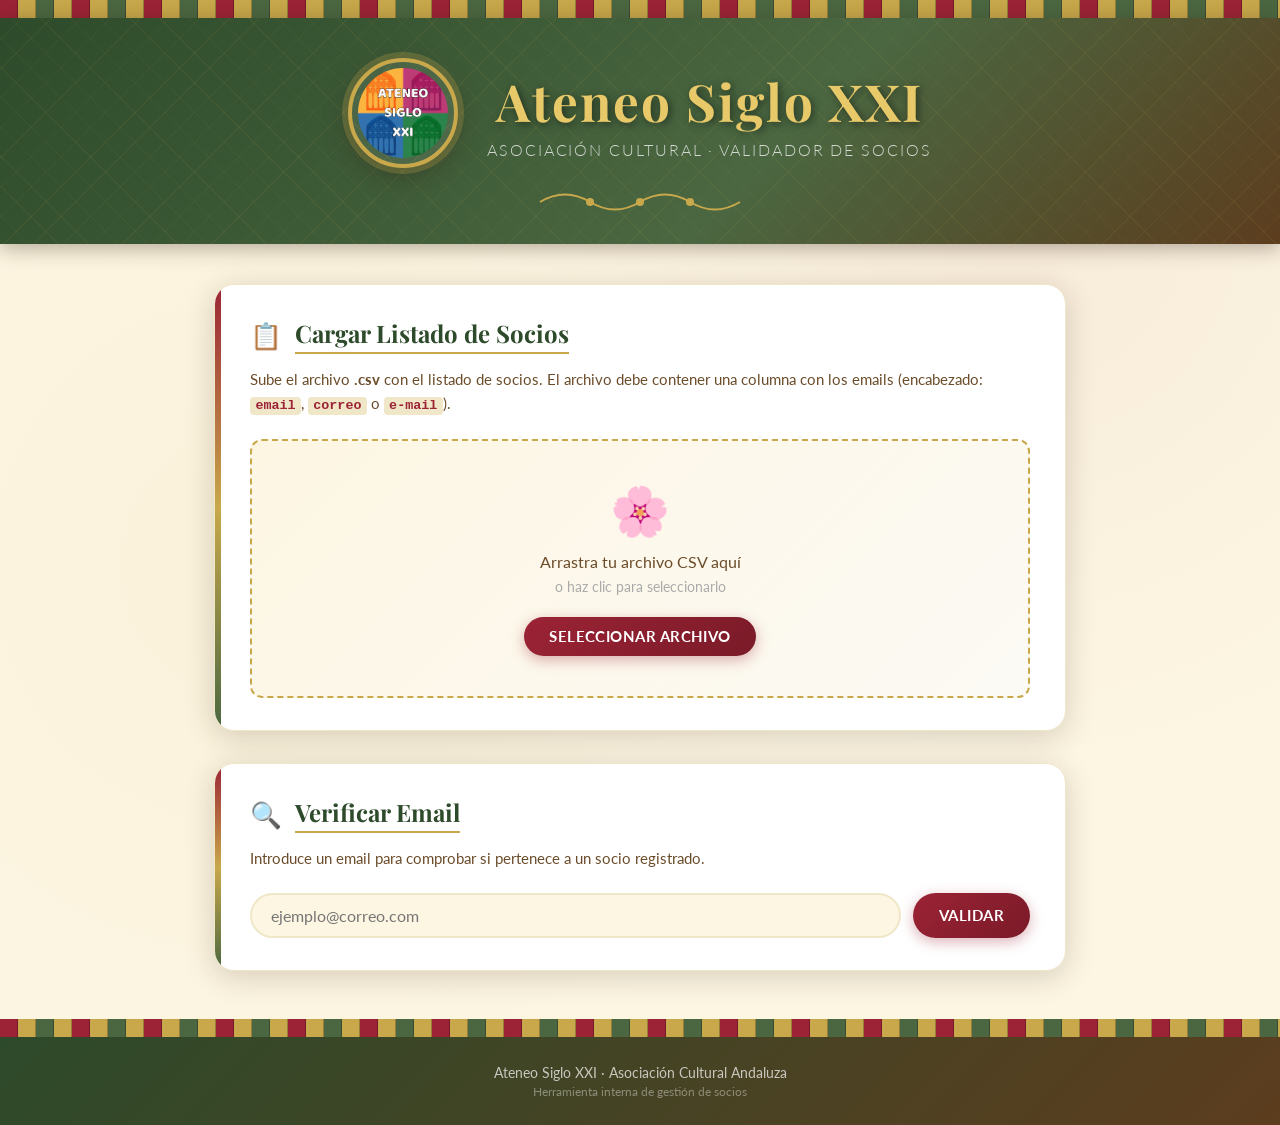
<file: cursor validator/index.html>
<!DOCTYPE html>
<html lang="es">
<head>
  <meta charset="UTF-8" />
  <meta name="viewport" content="width=device-width, initial-scale=1.0" />
  <title>Ateneo Siglo XXI — Validador de Socios</title>
  <link rel="stylesheet" href="styles.css" />
  <link rel="preconnect" href="https://fonts.googleapis.com" />
  <link href="https://fonts.googleapis.com/css2?family=Playfair+Display:ital,wght@0,400;0,700;1,400&family=Lato:wght@300;400;700&display=swap" rel="stylesheet" />
</head>
<body>

  <!-- Decoración superior -->
  <div class="azulejo-band top-band"></div>

  <header class="main-header">
    <div class="header-inner">
      <img src="assets/ateneo_logo.png" alt="Logo Ateneo Siglo XXI" class="logo" />
      <div class="header-text">
        <h1>Ateneo Siglo XXI</h1>
        <p class="subtitle">Asociación Cultural · Validador de Socios</p>
      </div>
    </div>
    <!-- Ornamento floral SVG -->
    <div class="ornament">
      <svg viewBox="0 0 200 30" xmlns="http://www.w3.org/2000/svg">
        <path d="M0,15 Q25,0 50,15 Q75,30 100,15 Q125,0 150,15 Q175,30 200,15" stroke="#c8a84b" stroke-width="2" fill="none"/>
        <circle cx="50" cy="15" r="4" fill="#c8a84b"/>
        <circle cx="100" cy="15" r="4" fill="#c8a84b"/>
        <circle cx="150" cy="15" r="4" fill="#c8a84b"/>
      </svg>
    </div>
  </header>

  <main class="container">

    <!-- Sección de carga CSV -->
    <section class="card upload-card">
      <div class="card-header">
        <span class="card-icon">📋</span>
        <h2>Cargar Listado de Socios</h2>
      </div>
      <p class="card-desc">
        Sube el archivo <strong>.csv</strong> con el listado de socios. El archivo debe contener una columna con los emails
        (encabezado: <code>email</code>, <code>correo</code> o <code>e-mail</code>).
      </p>

      <div class="upload-zone" id="uploadZone">
        <input type="file" id="csvInput" accept=".csv" hidden />
        <div class="upload-icon">🌸</div>
        <p>Arrastra tu archivo CSV aquí<br/><span>o haz clic para seleccionarlo</span></p>
        <button class="btn btn-primary" onclick="document.getElementById('csvInput').click()">
          Seleccionar archivo
        </button>
      </div>

      <div id="fileInfo" class="file-info hidden"></div>
    </section>

    <!-- Sección de búsqueda individual -->
    <section class="card search-card">
      <div class="card-header">
        <span class="card-icon">🔍</span>
        <h2>Verificar Email</h2>
      </div>
      <p class="card-desc">Introduce un email para comprobar si pertenece a un socio registrado.</p>

      <div class="search-row">
        <input
          type="email"
          id="emailInput"
          class="input-email"
          placeholder="ejemplo@correo.com"
          autocomplete="off"
        />
        <button class="btn btn-primary" id="searchBtn" onclick="validateEmail()">
          Validar
        </button>
      </div>

      <div id="searchResult" class="result-box hidden"></div>
    </section>

    <!-- Estadísticas y tabla -->
    <section class="card stats-card hidden" id="statsSection">
      <div class="card-header">
        <span class="card-icon">📊</span>
        <h2>Resumen del Listado</h2>
      </div>

      <div class="stats-grid" id="statsGrid"></div>

      <!-- Filtro de tabla -->
      <div class="table-controls">
        <input type="text" id="tableFilter" class="input-filter" placeholder="Filtrar por email..." oninput="filterTable()" />
        <div class="filter-btns">
          <button class="btn btn-sm btn-valid" onclick="filterByStatus('valid')">✔ Válidos</button>
          <button class="btn btn-sm btn-invalid" onclick="filterByStatus('invalid')">✘ Inválidos</button>
          <button class="btn btn-sm btn-all" onclick="filterByStatus('all')">Todos</button>
        </div>
      </div>

      <div class="table-wrapper">
        <table id="emailTable">
          <thead>
            <tr>
              <th>#</th>
              <th>Email</th>
              <th>Estado</th>
              <th>Motivo</th>
            </tr>
          </thead>
          <tbody id="emailTableBody"></tbody>
        </table>
      </div>

      <div class="export-row">
        <button class="btn btn-export" onclick="exportResults()">⬇ Exportar resultados CSV</button>
      </div>
    </section>

  </main>

  <!-- Decoración inferior -->
  <div class="azulejo-band bottom-band"></div>

  <footer class="main-footer">
    <p>Ateneo Siglo XXI · Asociación Cultural Andaluza</p>
    <p class="footer-sub">Herramienta interna de gestión de socios</p>
  </footer>

  <script src="app.js"></script>
</body>
</html>
</file>
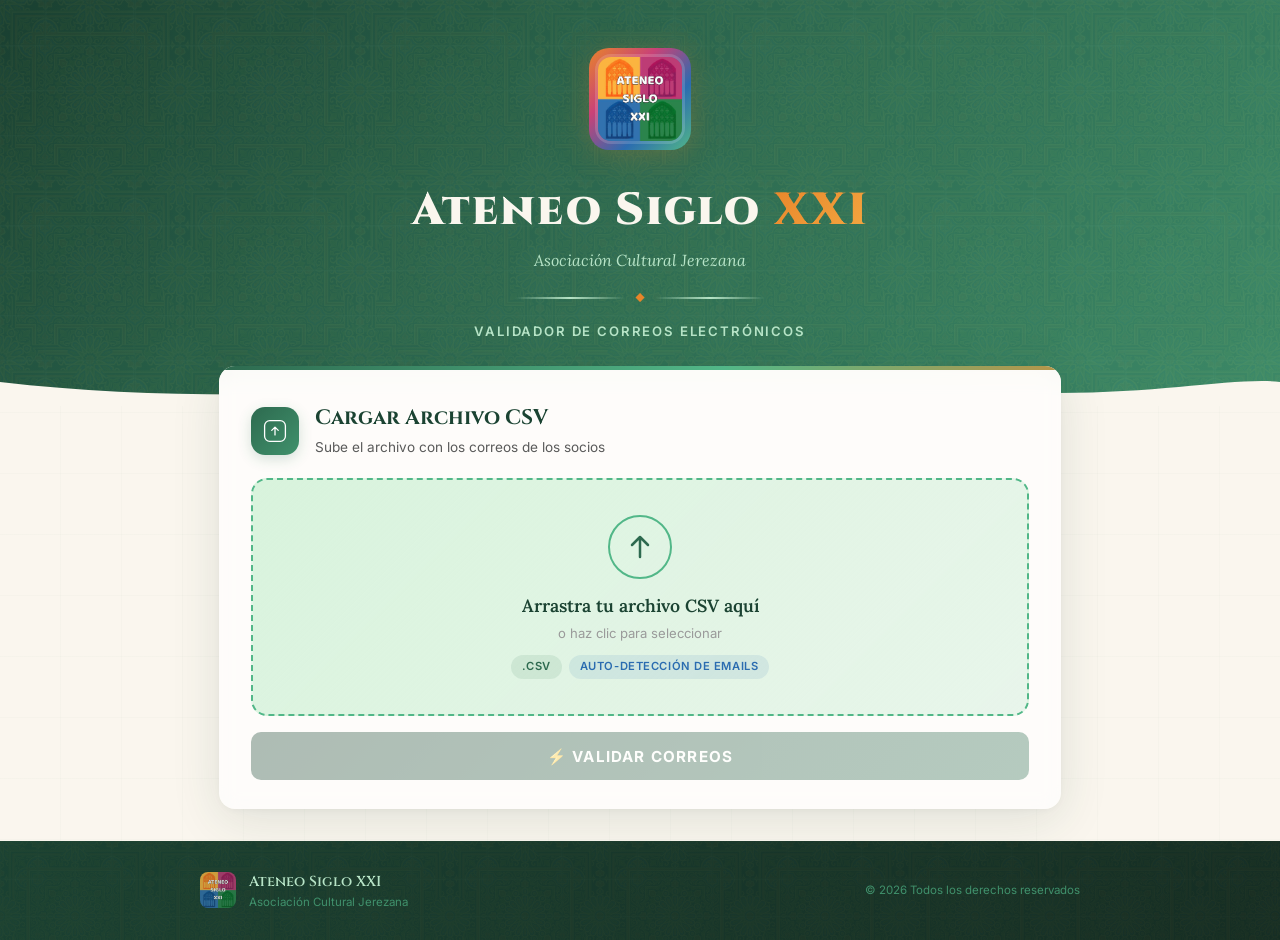
<file: email validator/index.html>
<!DOCTYPE html>
<html lang="es">
<head>
    <meta charset="UTF-8">
    <meta name="viewport" content="width=device-width, initial-scale=1.0">
    <meta name="description" content="Validador de correos electrónicos de socios — Asociación Cultural Ateneo Siglo XXI">
    <title>Ateneo Siglo XXI — Validador de Correos</title>
    <link rel="preconnect" href="https://fonts.googleapis.com">
    <link rel="preconnect" href="https://fonts.gstatic.com" crossorigin>
    <link href="https://fonts.googleapis.com/css2?family=Cinzel:wght@400;600;700;900&family=Lora:ital,wght@0,400;0,600;0,700;1,400&family=Inter:wght@300;400;500;600;700&display=swap" rel="stylesheet">
    <link rel="stylesheet" href="styles.css">
</head>
<body>

    <!-- Animated background pattern -->
    <div class="bg-pattern" aria-hidden="true"></div>
    <div class="bg-glow bg-glow-1" aria-hidden="true"></div>
    <div class="bg-glow bg-glow-2" aria-hidden="true"></div>

    <!-- Header -->
    <header class="header" id="header">
        <div class="header-mosaic" aria-hidden="true"></div>
        <div class="header-inner">
            <div class="logo-ring">
                <img src="assets/ateneo_logo.png" alt="Logo Ateneo Siglo XXI" class="logo">
            </div>
            <h1 class="title">Ateneo Siglo <span class="title-accent">XXI</span></h1>
            <p class="subtitle">Asociación Cultural Jerezana</p>
            <div class="header-rule">
                <span class="rule-wing"></span>
                <span class="rule-diamond">◆</span>
                <span class="rule-wing"></span>
            </div>
            <p class="tagline">Validador de Correos Electrónicos</p>
        </div>
        <svg class="header-wave" viewBox="0 0 1440 80" preserveAspectRatio="none" aria-hidden="true">
            <path d="M0,40 C360,100 720,0 1080,50 C1260,75 1380,30 1440,40 L1440,80 L0,80 Z"/>
        </svg>
    </header>

    <!-- Main -->
    <main class="main">

        <!-- Upload Section -->
        <section class="card upload-card" id="upload-section">
            <div class="card-border-top"></div>
            <div class="card-inner">
                <div class="card-header">
                    <div class="card-icon">
                        <svg viewBox="0 0 40 40" fill="none"><rect x="4" y="4" width="32" height="32" rx="8" stroke="currentColor" stroke-width="2"/><path d="M20 26V14m0 0l-5 5m5-5l5 5" stroke="currentColor" stroke-width="2" stroke-linecap="round" stroke-linejoin="round"/></svg>
                    </div>
                    <div>
                        <h2 class="card-title">Cargar Archivo CSV</h2>
                        <p class="card-desc">Sube el archivo con los correos de los socios</p>
                    </div>
                </div>

                <div class="upload-zone" id="upload-zone">
                    <div class="upload-zone-content">
                        <div class="upload-anim">
                            <div class="upload-circle"></div>
                            <svg class="upload-arrow" viewBox="0 0 48 48" fill="none" stroke="currentColor" stroke-width="2.5">
                                <path d="M24 34V14M24 14L16 22M24 14L32 22" stroke-linecap="round" stroke-linejoin="round"/>
                            </svg>
                        </div>
                        <p class="upload-text">Arrastra tu archivo CSV aquí</p>
                        <p class="upload-sub">o haz clic para seleccionar</p>
                        <div class="upload-chips">
                            <span class="chip">.csv</span>
                            <span class="chip chip-alt">Auto-detección de emails</span>
                        </div>
                    </div>
                    <input type="file" id="csv-input" accept=".csv" class="file-input-hidden">
                </div>

                <div class="file-info hidden" id="file-info">
                    <div class="file-info-badge">📄</div>
                    <div class="file-info-text">
                        <span class="file-name" id="file-name"></span>
                        <span class="file-size" id="file-size"></span>
                    </div>
                    <button class="btn-x" id="btn-remove-file">✕</button>
                </div>

                <button class="btn-primary" id="btn-validate" disabled>
                    <span class="btn-glow"></span>
                    <span class="btn-content">⚡ Validar Correos</span>
                </button>
            </div>
        </section>

        <!-- Loading -->
        <div class="loading-overlay hidden" id="loading">
            <div class="loading-box">
                <div class="loader">
                    <div class="loader-ring"></div>
                    <div class="loader-ring r2"></div>
                    <div class="loader-dot">◆</div>
                </div>
                <p class="loading-text">Validando correos electrónicos...</p>
                <div class="progress-track"><div class="progress-bar" id="progress-bar"></div></div>
            </div>
        </div>

        <!-- Results -->
        <section class="results-section hidden" id="results-section">

            <div class="stats-row">
                <div class="stat-card st-total">
                    <div class="stat-icon">📊</div>
                    <div class="stat-num" id="total-count">0</div>
                    <div class="stat-label">Total</div>
                </div>
                <div class="stat-card st-valid">
                    <div class="stat-icon">✅</div>
                    <div class="stat-num" id="valid-count">0</div>
                    <div class="stat-label">Válidos</div>
                </div>
                <div class="stat-card st-invalid">
                    <div class="stat-icon">❌</div>
                    <div class="stat-num" id="invalid-count">0</div>
                    <div class="stat-label">Inválidos</div>
                </div>
                <div class="stat-card st-dup">
                    <div class="stat-icon">🔁</div>
                    <div class="stat-num" id="duplicate-count">0</div>
                    <div class="stat-label">Duplicados</div>
                </div>
            </div>

            <div class="tabs" id="filter-tabs">
                <button class="tab active" data-filter="all" id="tab-all">Todos <span class="tab-badge" id="tab-count-all">0</span></button>
                <button class="tab" data-filter="valid" id="tab-valid">Válidos <span class="tab-badge" id="tab-count-valid">0</span></button>
                <button class="tab" data-filter="invalid" id="tab-invalid">Inválidos <span class="tab-badge" id="tab-count-invalid">0</span></button>
                <button class="tab" data-filter="duplicate" id="tab-duplicate">Duplicados <span class="tab-badge" id="tab-count-duplicate">0</span></button>
            </div>

            <div class="search-bar">
                <span class="search-icon">🔍</span>
                <input type="text" id="search-input" class="search-input" placeholder="Buscar correo electrónico...">
            </div>

            <div class="table-card">
                <table class="results-table" id="results-table">
                    <thead><tr><th>#</th><th>Correo Electrónico</th><th>Estado</th><th>Motivo</th></tr></thead>
                    <tbody id="results-body"></tbody>
                </table>
                <div class="no-results hidden" id="no-results">
                    <span>🔎</span><p>No se encontraron resultados</p>
                </div>
            </div>

            <div class="export-row">
                <button class="btn-export" id="btn-export-all"><span>📥</span> Exportar Todos</button>
                <button class="btn-export" id="btn-export-valid"><span>✅</span> Exportar Válidos</button>
                <button class="btn-export" id="btn-export-invalid"><span>❌</span> Exportar Inválidos</button>
                <button class="btn-new" id="btn-new-validation"><span>🔄</span> Nueva Validación</button>
            </div>
        </section>
    </main>

    <!-- Footer -->
    <footer class="footer">
        <div class="footer-mosaic" aria-hidden="true"></div>
        <div class="footer-inner">
            <div class="footer-brand">
                <img src="assets/ateneo_logo.png" alt="" class="footer-logo">
                <div>
                    <p class="footer-name">Ateneo Siglo XXI</p>
                    <p class="footer-sub">Asociación Cultural Jerezana</p>
                </div>
            </div>
            <p class="footer-copy">© 2026 Todos los derechos reservados</p>
        </div>
    </footer>

    <script src="app.js"></script>
</body>
</html>
</file>
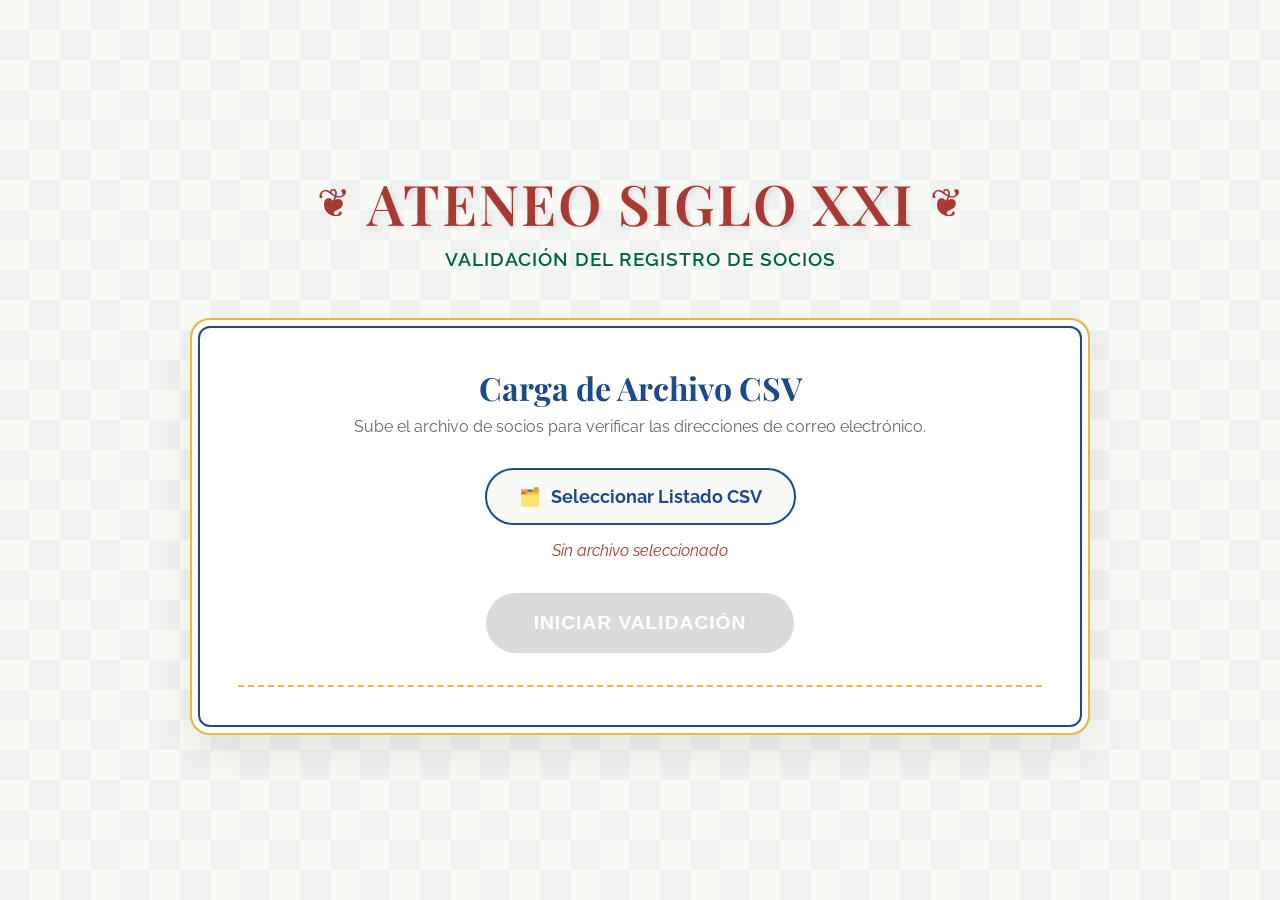
<file: visual studio code/index.html>
<!DOCTYPE html>
<html lang="es">
<head>
    <meta charset="UTF-8">
    <meta name="viewport" content="width=device-width, initial-scale=1.0">
    <title>Validación de Socios | Ateneo Siglo XXI</title>
    <link rel="stylesheet" href="styles.css">
    <link href="https://fonts.googleapis.com/css2?family=Playfair+Display:ital,wght@0,600;1,600&family=Raleway:wght@400;600&display=swap" rel="stylesheet">
</head>
<body>
    <div class="overlay-pattern"></div>
    
    <div class="container">
        <header class="header">
            <div class="logo-box">
                <span class="ornament left">❦</span>
                <h1>Ateneo Siglo XXI</h1>
                <span class="ornament right">❦</span>
            </div>
            <p class="subtitle">Validación del Registro de Socios</p>
        </header>
        
        <main class="glass-card">
            <section class="upload-section">
                <h2>Carga de Archivo CSV</h2>
                <p>Sube el archivo de socios para verificar las direcciones de correo electrónico.</p>
                
                <div class="file-input-wrapper">
                    <label for="csvFileInput" class="btn-file">
                        <span class="icon">🗂️</span> Seleccionar Listado CSV
                    </label>
                    <input type="file" id="csvFileInput" accept=".csv" />
                </div>
                <div id="fileName" class="file-name">Sin archivo seleccionado</div>
                
                <button id="validateBtn" class="btn-primary" disabled>Iniciar Validación</button>
            </section>

            <section id="results" class="results-section hidden">
                <div class="stats-grid">
                    <div class="stat-card valid">
                        <h3>Válidos</h3>
                        <span id="validCount" class="count">0</span>
                    </div>
                    <div class="stat-card invalid">
                        <h3>Inválidos</h3>
                        <span id="invalidCount" class="count">0</span>
                    </div>
                    <div class="stat-card total">
                        <h3>Total Analizados</h3>
                        <span id="totalCount" class="count">0</span>
                    </div>
                </div>

                <div class="error-log">
                    <h3>Registro de Correos Incorrectos</h3>
                    <ul id="invalidList"></ul>
                </div>
            </section>
        </main>
    </div>

    <script src="app.js"></script>
</body>
</html>
</file>
<file: cursor validator/styles.css>
/* ============================================================
   ATENEO SIGLO XXI — Validador de Socios
   Temática andaluza tradicional
   ============================================================ */

:root {
  --verde-oliva:    #4a6741;
  --verde-oscuro:   #2d4a2a;
  --dorado:         #c8a84b;
  --dorado-claro:   #e8c96a;
  --rojo-andaluz:   #9b2335;
  --rojo-claro:     #c0392b;
  --crema:          #fdf6e3;
  --crema-oscuro:   #f0e6c8;
  --marron:         #5c3d1e;
  --blanco:         #ffffff;
  --texto:          #2c1a0e;
  --texto-suave:    #6b4c2a;
  --sombra:         rgba(44, 26, 14, 0.18);
  --sombra-fuerte:  rgba(44, 26, 14, 0.35);
  --radio:          12px;
  --radio-grande:   20px;
}

/* ── Reset & Base ── */
*, *::before, *::after { box-sizing: border-box; margin: 0; padding: 0; }

html { scroll-behavior: smooth; }

body {
  font-family: 'Lato', sans-serif;
  background-color: var(--crema);
  color: var(--texto);
  min-height: 100vh;
  background-image:
    radial-gradient(circle at 20% 50%, rgba(200, 168, 75, 0.06) 0%, transparent 50%),
    radial-gradient(circle at 80% 20%, rgba(155, 35, 53, 0.05) 0%, transparent 40%);
}

/* ── Banda de azulejos ── */
.azulejo-band {
  height: 18px;
  background:
    repeating-linear-gradient(
      90deg,
      var(--rojo-andaluz)   0px,   var(--rojo-andaluz)   18px,
      var(--dorado)         18px,  var(--dorado)          36px,
      var(--verde-oliva)    36px,  var(--verde-oliva)     54px,
      var(--dorado)         54px,  var(--dorado)          72px
    );
  position: relative;
}

.azulejo-band::after {
  content: '';
  position: absolute;
  inset: 0;
  background: repeating-linear-gradient(
    90deg,
    transparent 0px, transparent 17px,
    rgba(0,0,0,0.25) 17px, rgba(0,0,0,0.25) 18px
  );
}

/* ── Header ── */
.main-header {
  background: linear-gradient(135deg, var(--verde-oscuro) 0%, var(--verde-oliva) 60%, var(--marron) 100%);
  padding: 2.5rem 2rem 1.5rem;
  text-align: center;
  position: relative;
  overflow: hidden;
  box-shadow: 0 4px 20px var(--sombra-fuerte);
}

/* Patrón geométrico de fondo en el header */
.main-header::before {
  content: '';
  position: absolute;
  inset: 0;
  background-image:
    repeating-linear-gradient(45deg,  transparent, transparent 20px, rgba(200,168,75,0.07) 20px, rgba(200,168,75,0.07) 21px),
    repeating-linear-gradient(-45deg, transparent, transparent 20px, rgba(200,168,75,0.07) 20px, rgba(200,168,75,0.07) 21px);
  pointer-events: none;
}

.header-inner {
  display: flex;
  align-items: center;
  justify-content: center;
  gap: 1.8rem;
  position: relative;
  z-index: 1;
  flex-wrap: wrap;
}

.logo {
  width: 110px;
  height: 110px;
  object-fit: contain;
  border-radius: 50%;
  border: 4px solid var(--dorado);
  background: rgba(255,255,255,0.08);
  padding: 6px;
  box-shadow: 0 0 0 6px rgba(200,168,75,0.25), 0 8px 24px var(--sombra-fuerte);
  transition: transform 0.3s ease;
}

.logo:hover { transform: scale(1.05) rotate(2deg); }

.header-text h1 {
  font-family: 'Playfair Display', serif;
  font-size: clamp(2rem, 5vw, 3.2rem);
  color: var(--dorado-claro);
  text-shadow: 2px 2px 8px rgba(0,0,0,0.5);
  letter-spacing: 0.04em;
}

.header-text .subtitle {
  font-size: 1rem;
  color: rgba(255,255,255,0.75);
  letter-spacing: 0.12em;
  text-transform: uppercase;
  margin-top: 0.3rem;
  font-weight: 300;
}

.ornament {
  margin-top: 1.2rem;
  position: relative;
  z-index: 1;
}

.ornament svg { width: 220px; height: 30px; }

/* ── Contenedor principal ── */
.container {
  max-width: 900px;
  margin: 0 auto;
  padding: 2.5rem 1.5rem 3rem;
  display: flex;
  flex-direction: column;
  gap: 2rem;
}

/* ── Cards ── */
.card {
  background: var(--blanco);
  border-radius: var(--radio-grande);
  padding: 2rem 2.2rem;
  box-shadow: 0 6px 30px var(--sombra);
  border: 1px solid var(--crema-oscuro);
  position: relative;
  overflow: hidden;
}

/* Franja decorativa lateral izquierda */
.card::before {
  content: '';
  position: absolute;
  left: 0; top: 0; bottom: 0;
  width: 6px;
  background: linear-gradient(180deg, var(--rojo-andaluz), var(--dorado), var(--verde-oliva));
  border-radius: var(--radio-grande) 0 0 var(--radio-grande);
}

.card-header {
  display: flex;
  align-items: center;
  gap: 0.8rem;
  margin-bottom: 0.8rem;
}

.card-icon { font-size: 1.6rem; }

.card-header h2 {
  font-family: 'Playfair Display', serif;
  font-size: 1.5rem;
  color: var(--verde-oscuro);
  border-bottom: 2px solid var(--dorado);
  padding-bottom: 0.2rem;
}

.card-desc {
  color: var(--texto-suave);
  font-size: 0.95rem;
  line-height: 1.6;
  margin-bottom: 1.4rem;
}

.card-desc code {
  background: var(--crema-oscuro);
  padding: 0.1em 0.4em;
  border-radius: 4px;
  font-size: 0.88em;
  color: var(--rojo-andaluz);
  font-weight: 700;
}

/* ── Zona de carga ── */
.upload-zone {
  border: 2.5px dashed var(--dorado);
  border-radius: var(--radio);
  padding: 2.5rem 1.5rem;
  text-align: center;
  background: linear-gradient(135deg, var(--crema) 0%, rgba(200,168,75,0.06) 100%);
  cursor: pointer;
  transition: all 0.25s ease;
}

.upload-zone:hover,
.upload-zone.drag-over {
  border-color: var(--rojo-andaluz);
  background: linear-gradient(135deg, rgba(155,35,53,0.04) 0%, rgba(200,168,75,0.1) 100%);
  transform: translateY(-2px);
  box-shadow: 0 8px 24px rgba(155,35,53,0.12);
}

.upload-icon { font-size: 3rem; margin-bottom: 0.6rem; }

.upload-zone p {
  color: var(--texto-suave);
  font-size: 1rem;
  margin-bottom: 1.2rem;
  line-height: 1.5;
}

.upload-zone p span {
  font-size: 0.88rem;
  color: #aaa;
}

/* ── Botones ── */
.btn {
  display: inline-flex;
  align-items: center;
  gap: 0.4rem;
  padding: 0.65rem 1.6rem;
  border: none;
  border-radius: 50px;
  font-family: 'Lato', sans-serif;
  font-size: 0.95rem;
  font-weight: 700;
  cursor: pointer;
  transition: all 0.22s ease;
  letter-spacing: 0.03em;
  text-transform: uppercase;
}

.btn-primary {
  background: linear-gradient(135deg, var(--rojo-andaluz), #7a1a28);
  color: var(--blanco);
  box-shadow: 0 4px 14px rgba(155,35,53,0.35);
}

.btn-primary:hover {
  background: linear-gradient(135deg, #b52a3d, var(--rojo-andaluz));
  transform: translateY(-2px);
  box-shadow: 0 6px 20px rgba(155,35,53,0.45);
}

.btn-primary:active { transform: translateY(0); }

.btn-export {
  background: linear-gradient(135deg, var(--verde-oliva), var(--verde-oscuro));
  color: var(--blanco);
  box-shadow: 0 4px 14px rgba(74,103,65,0.35);
}

.btn-export:hover {
  background: linear-gradient(135deg, #5a7a50, var(--verde-oliva));
  transform: translateY(-2px);
}

.btn-sm {
  padding: 0.4rem 1rem;
  font-size: 0.82rem;
}

.btn-valid   { background: #27ae60; color: #fff; }
.btn-invalid { background: var(--rojo-claro); color: #fff; }
.btn-all     { background: var(--dorado); color: var(--texto); }

.btn-valid:hover   { background: #219a52; transform: translateY(-1px); }
.btn-invalid:hover { background: #a93226; transform: translateY(-1px); }
.btn-all:hover     { background: var(--dorado-claro); transform: translateY(-1px); }

/* ── Info del archivo cargado ── */
.file-info {
  margin-top: 1rem;
  padding: 0.8rem 1.2rem;
  background: linear-gradient(90deg, rgba(74,103,65,0.1), rgba(200,168,75,0.1));
  border-left: 4px solid var(--verde-oliva);
  border-radius: 0 var(--radio) var(--radio) 0;
  font-size: 0.92rem;
  color: var(--verde-oscuro);
  font-weight: 600;
}

/* ── Búsqueda ── */
.search-row {
  display: flex;
  gap: 0.8rem;
  flex-wrap: wrap;
}

.input-email {
  flex: 1;
  min-width: 220px;
  padding: 0.7rem 1.2rem;
  border: 2px solid var(--crema-oscuro);
  border-radius: 50px;
  font-size: 1rem;
  font-family: 'Lato', sans-serif;
  color: var(--texto);
  background: var(--crema);
  transition: border-color 0.2s, box-shadow 0.2s;
  outline: none;
}

.input-email:focus {
  border-color: var(--dorado);
  box-shadow: 0 0 0 3px rgba(200,168,75,0.2);
}

/* ── Resultado de búsqueda ── */
.result-box {
  margin-top: 1.2rem;
  padding: 1.2rem 1.5rem;
  border-radius: var(--radio);
  font-size: 1rem;
  font-weight: 600;
  display: flex;
  align-items: center;
  gap: 0.8rem;
  animation: fadeIn 0.3s ease;
}

.result-box.found {
  background: linear-gradient(90deg, rgba(39,174,96,0.12), rgba(39,174,96,0.05));
  border: 2px solid #27ae60;
  color: #1a7a42;
}

.result-box.not-found {
  background: linear-gradient(90deg, rgba(155,35,53,0.1), rgba(155,35,53,0.04));
  border: 2px solid var(--rojo-andaluz);
  color: var(--rojo-andaluz);
}

.result-box.warning {
  background: linear-gradient(90deg, rgba(200,168,75,0.15), rgba(200,168,75,0.05));
  border: 2px solid var(--dorado);
  color: #7a5a10;
}

.result-icon { font-size: 1.6rem; }

/* ── Estadísticas ── */
.stats-grid {
  display: grid;
  grid-template-columns: repeat(auto-fit, minmax(150px, 1fr));
  gap: 1rem;
  margin-bottom: 1.8rem;
}

.stat-item {
  background: linear-gradient(135deg, var(--crema), var(--crema-oscuro));
  border-radius: var(--radio);
  padding: 1.2rem;
  text-align: center;
  border: 1px solid var(--crema-oscuro);
  box-shadow: 0 2px 8px var(--sombra);
  transition: transform 0.2s;
}

.stat-item:hover { transform: translateY(-3px); }

.stat-item .stat-num {
  font-family: 'Playfair Display', serif;
  font-size: 2.2rem;
  font-weight: 700;
  line-height: 1;
  margin-bottom: 0.3rem;
}

.stat-item .stat-label {
  font-size: 0.8rem;
  text-transform: uppercase;
  letter-spacing: 0.08em;
  color: var(--texto-suave);
  font-weight: 700;
}

.stat-total  .stat-num { color: var(--verde-oscuro); }
.stat-valid  .stat-num { color: #27ae60; }
.stat-invalid .stat-num { color: var(--rojo-andaluz); }
.stat-dupes  .stat-num { color: var(--dorado); }

/* ── Controles de tabla ── */
.table-controls {
  display: flex;
  gap: 0.8rem;
  flex-wrap: wrap;
  align-items: center;
  margin-bottom: 1rem;
}

.input-filter {
  flex: 1;
  min-width: 200px;
  padding: 0.55rem 1rem;
  border: 2px solid var(--crema-oscuro);
  border-radius: 50px;
  font-size: 0.92rem;
  font-family: 'Lato', sans-serif;
  background: var(--crema);
  outline: none;
  transition: border-color 0.2s;
}

.input-filter:focus { border-color: var(--dorado); }

.filter-btns { display: flex; gap: 0.5rem; flex-wrap: wrap; }

/* ── Tabla ── */
.table-wrapper {
  overflow-x: auto;
  border-radius: var(--radio);
  box-shadow: 0 2px 12px var(--sombra);
  border: 1px solid var(--crema-oscuro);
}

table {
  width: 100%;
  border-collapse: collapse;
  font-size: 0.92rem;
}

thead {
  background: linear-gradient(135deg, var(--verde-oscuro), var(--verde-oliva));
  color: var(--dorado-claro);
}

thead th {
  padding: 0.9rem 1rem;
  text-align: left;
  font-family: 'Playfair Display', serif;
  font-size: 0.95rem;
  letter-spacing: 0.04em;
  white-space: nowrap;
}

tbody tr {
  border-bottom: 1px solid var(--crema-oscuro);
  transition: background 0.15s;
}

tbody tr:nth-child(even) { background: rgba(200,168,75,0.04); }
tbody tr:hover           { background: rgba(200,168,75,0.1); }

tbody td {
  padding: 0.75rem 1rem;
  vertical-align: middle;
}

tbody td:first-child {
  color: var(--texto-suave);
  font-size: 0.82rem;
  font-weight: 700;
}

.badge {
  display: inline-flex;
  align-items: center;
  gap: 0.3rem;
  padding: 0.25em 0.75em;
  border-radius: 50px;
  font-size: 0.8rem;
  font-weight: 700;
  text-transform: uppercase;
  letter-spacing: 0.05em;
}

.badge-valid   { background: rgba(39,174,96,0.15);  color: #1a7a42; border: 1px solid #27ae60; }
.badge-invalid { background: rgba(155,35,53,0.12);  color: var(--rojo-andaluz); border: 1px solid var(--rojo-andaluz); }
.badge-dupe    { background: rgba(200,168,75,0.2);  color: #7a5a10; border: 1px solid var(--dorado); }

.reason-text { color: var(--texto-suave); font-size: 0.85rem; font-style: italic; }

/* ── Exportar ── */
.export-row {
  margin-top: 1.4rem;
  text-align: right;
}

/* ── Footer ── */
.main-footer {
  background: linear-gradient(135deg, var(--verde-oscuro), var(--marron));
  color: rgba(255,255,255,0.7);
  text-align: center;
  padding: 1.5rem 1rem;
  font-size: 0.88rem;
}

.main-footer p { margin: 0.2rem 0; }
.footer-sub { font-size: 0.78rem; opacity: 0.55; }

/* ── Utilidades ── */
.hidden { display: none !important; }

@keyframes fadeIn {
  from { opacity: 0; transform: translateY(6px); }
  to   { opacity: 1; transform: translateY(0); }
}

/* ── Responsive ── */
@media (max-width: 600px) {
  .header-inner { flex-direction: column; gap: 1rem; }
  .logo { width: 80px; height: 80px; }
  .card { padding: 1.4rem 1.2rem; }
  .search-row { flex-direction: column; }
  .input-email, .btn-primary { width: 100%; justify-content: center; }
  .export-row { text-align: center; }
}
</file>
<file: email validator/styles.css>
:root {
    --ivory: #FAF6EE; --ivory-d: #EDE6D6; --ivory-dd: #D9D0BC;
    --g1: #1B4332; --g2: #2D6A4F; --g3: #40916C; --g4: #52B788; --g5: #B7E4C7; --g6: #D8F3DC;
    --orange: #E8852A; --magenta: #C94277; --blue: #2B6CB0;
    --red: #D94F4F; --red-bg: rgba(217,79,79,.1);
    --grn-bg: rgba(45,106,79,.1); --org-bg: rgba(232,133,42,.1); --blu-bg: rgba(43,108,176,.1);
    --txt: #2C2C2C; --txt2: #5A5A5A; --txt3: #9A9A9A;
    --r: 16px; --rs: 10px;
    --tr: .3s cubic-bezier(.4,0,.2,1);
}
*,*::before,*::after{box-sizing:border-box;margin:0;padding:0}
html{scroll-behavior:smooth}
body{font-family:'Inter',system-ui,sans-serif;background:var(--ivory);color:var(--txt);min-height:100vh;line-height:1.6;overflow-x:hidden;display:flex;flex-direction:column}
.hidden{display:none!important}

/* BG effects */
body{font-family:'Inter',system-ui,sans-serif;background:var(--ivory);color:var(--txt);min-height:100vh;line-height:1.6;overflow-x:hidden;display:flex;flex-direction:column;position:relative}
.bg-pattern{position:fixed;inset:0;z-index:0;pointer-events:none;
  background-image:repeating-linear-gradient(0deg,transparent,transparent 60px,rgba(45,106,79,.02) 60px,rgba(45,106,79,.02) 61px),
  repeating-linear-gradient(90deg,transparent,transparent 60px,rgba(45,106,79,.02) 60px,rgba(45,106,79,.02) 61px);
}
.bg-glow{display:none}
.bg-glow-1{width:500px;height:500px;background:var(--g4);top:-150px;right:-100px;animation:drift1 20s infinite alternate ease-in-out;opacity:.15}
.bg-glow-2{width:400px;height:400px;background:var(--blue);bottom:-100px;left:-100px;animation:drift2 25s infinite alternate ease-in-out;opacity:.1}
@keyframes drift1{to{transform:translate(-80px,60px)}}
@keyframes drift2{to{transform:translate(60px,-80px)}}

/* HEADER */
.header{position:relative;text-align:center;padding:3rem 1.5rem 4rem;background:linear-gradient(135deg,var(--g1) 0%,var(--g2) 40%,var(--g3) 100%);color:var(--ivory);z-index:2;overflow:hidden}
.header-mosaic{position:absolute;inset:0;opacity:.06;background-image:url('assets/azulejo_pattern.png');background-size:180px;animation:mosaicSlide 60s linear infinite}
@keyframes mosaicSlide{to{background-position:180px 180px}}
.header-inner{position:relative;z-index:1}
.logo-ring{display:inline-block;padding:6px;border-radius:20px;background:linear-gradient(135deg,var(--orange),var(--magenta),var(--blue),var(--g4));margin-bottom:.8rem;animation:ringGlow 4s infinite alternate;box-shadow:0 4px 30px rgba(232,133,42,.25)}
@keyframes ringGlow{0%{box-shadow:0 4px 30px rgba(232,133,42,.25)}100%{box-shadow:0 4px 40px rgba(201,66,119,.3)}}
.logo{display:block;width:90px;height:90px;object-fit:contain;border-radius:16px;border:3px solid rgba(255,255,255,.15)}
.title{font-family:'Cinzel',serif;font-size:clamp(1.6rem,5vw,2.8rem);font-weight:900;letter-spacing:.04em;margin-top:.3rem}
.title-accent{background:linear-gradient(135deg,var(--orange),#F4A942);-webkit-background-clip:text;-webkit-text-fill-color:transparent;background-clip:text}
.subtitle{font-family:'Lora',serif;font-size:1rem;font-style:italic;color:var(--g5);margin-top:.1rem}
.header-rule{display:flex;align-items:center;justify-content:center;gap:.6rem;margin:1rem auto;max-width:250px}
.rule-wing{flex:1;height:2px;background:linear-gradient(90deg,transparent,var(--g5),transparent);border-radius:2px}
.rule-diamond{color:var(--orange);font-size:.6rem;animation:spin 8s linear infinite}
@keyframes spin{to{transform:rotate(360deg)}}
.tagline{font-size:.82rem;font-weight:600;color:var(--g5);letter-spacing:.14em;text-transform:uppercase}
.header-wave{position:absolute;bottom:-1px;left:0;width:100%;height:50px}
.header-wave path{fill:var(--ivory)}

/* MAIN */
.main{position:relative;max-width:880px;margin:0 auto;padding:0 1.2rem 2rem;z-index:2;flex:1;width:100%;margin-top:-2.5rem}

/* CARD */
.card{position:relative;background:var(--ivory);border-radius:var(--r);overflow:hidden;box-shadow:0 10px 50px rgba(27,67,50,.12),0 2px 8px rgba(0,0,0,.04)}
.card-border-top{height:4px;background:linear-gradient(90deg,var(--g2),var(--g4),var(--orange),var(--magenta),var(--blue),var(--g2));background-size:300% 100%;animation:borderFlow 6s linear infinite;border-top-left-radius:var(--r);border-top-right-radius:var(--r)}
@keyframes borderFlow{to{background-position:300% 0}}
.card-inner{padding:2rem 2rem 1.8rem;background:rgba(255,255,255,.7);backdrop-filter:blur(10px)}
.card-header{display:flex;align-items:center;gap:1rem;margin-bottom:1.2rem}
.card-icon{width:48px;height:48px;display:flex;align-items:center;justify-content:center;background:linear-gradient(135deg,var(--g2),var(--g3));color:#fff;border-radius:14px;flex-shrink:0;box-shadow:0 4px 14px rgba(45,106,79,.2)}
.card-icon svg{width:26px;height:26px}
.card-title{font-family:'Cinzel',serif;font-size:1.3rem;font-weight:700;color:var(--g1)}
.card-desc{color:var(--txt2);font-size:.85rem;margin-top:.1rem}

/* UPLOAD ZONE */
.upload-zone{position:relative;border:2px dashed var(--g4);border-radius:var(--r);padding:2.2rem 1.5rem;text-align:center;cursor:pointer;background:linear-gradient(135deg,var(--g6) 0%,rgba(183,228,199,.3) 100%);transition:all var(--tr);margin-bottom:1rem}
.upload-zone:hover,.upload-zone.drag-over{border-color:var(--g2);background:linear-gradient(135deg,var(--g5) 0%,var(--g6) 100%);transform:translateY(-3px);box-shadow:0 10px 30px rgba(45,106,79,.12)}
.upload-zone-content{pointer-events:none}
.upload-anim{position:relative;width:64px;height:64px;margin:0 auto .8rem}
.upload-circle{position:absolute;inset:0;border:2px solid var(--g4);border-radius:50%;animation:uploadPulse 2.5s infinite ease-in-out}
@keyframes uploadPulse{0%,100%{transform:scale(1);opacity:.4}50%{transform:scale(1.15);opacity:.1}}
.upload-arrow{position:absolute;inset:8px;color:var(--g2);transition:transform var(--tr)}
.upload-zone:hover .upload-arrow{transform:translateY(-4px)}
.upload-text{font-family:'Lora',serif;font-size:1.1rem;font-weight:600;color:var(--g1)}
.upload-sub{font-size:.82rem;color:var(--txt3);margin-top:.15rem}
.upload-chips{display:flex;gap:.4rem;justify-content:center;margin-top:.7rem;flex-wrap:wrap}
.chip{font-size:.7rem;font-weight:600;padding:.2rem .7rem;border-radius:20px;background:var(--grn-bg);color:var(--g2);text-transform:uppercase;letter-spacing:.05em}
.chip-alt{background:var(--blu-bg);color:var(--blue)}
.file-input-hidden{position:absolute;inset:0;opacity:0;cursor:pointer}

/* FILE INFO */
.file-info{display:flex;align-items:center;gap:.7rem;background:var(--grn-bg);border:1px solid var(--g5);border-radius:var(--rs);padding:.7rem 1rem;margin-bottom:1rem;animation:fadeIn .3s ease}
.file-info-badge{font-size:1.4rem}
.file-info-text{flex:1;display:flex;flex-direction:column}
.file-name{font-weight:600;font-size:.88rem;color:var(--g1)}
.file-size{font-size:.73rem;color:var(--txt3)}
.btn-x{background:none;border:none;color:var(--txt3);font-size:1.1rem;cursor:pointer;padding:.3rem;border-radius:50%;transition:all var(--tr);line-height:1}
.btn-x:hover{color:var(--red);background:var(--red-bg)}

/* BUTTONS */
.btn-primary{position:relative;display:flex;align-items:center;justify-content:center;width:100%;padding:.9rem 2rem;font-family:'Inter',sans-serif;font-size:.95rem;font-weight:700;color:#fff;background:linear-gradient(135deg,var(--g1) 0%,var(--g2) 50%,var(--g3) 100%);background-size:200% 100%;border:none;border-radius:var(--rs);cursor:pointer;transition:all var(--tr);text-transform:uppercase;letter-spacing:.08em;overflow:hidden}
.btn-primary:hover:not(:disabled){background-position:100% 0;transform:translateY(-2px);box-shadow:0 8px 25px rgba(45,106,79,.3)}
.btn-primary:disabled{opacity:.35;cursor:not-allowed}
.btn-glow{position:absolute;inset:0;background:linear-gradient(90deg,transparent,rgba(255,255,255,.15),transparent);transform:translateX(-100%);transition:none}
.btn-primary:hover:not(:disabled) .btn-glow{transform:translateX(100%);transition:transform .6s}
.btn-content{position:relative;z-index:1}

/* LOADING */
.loading-overlay{position:fixed;inset:0;background:rgba(250,246,238,.93);backdrop-filter:blur(8px);display:flex;align-items:center;justify-content:center;z-index:100}
.loading-box{text-align:center}
.loader{position:relative;width:70px;height:70px;margin:0 auto 1.2rem}
.loader-ring{position:absolute;inset:0;border:3px solid transparent;border-top-color:var(--g2);border-radius:50%;animation:spin 1s linear infinite}
.loader-ring.r2{inset:10px;border-top-color:var(--orange);animation-duration:1.6s;animation-direction:reverse}
.loader-dot{position:absolute;top:50%;left:50%;transform:translate(-50%,-50%);color:var(--g2);font-size:.8rem;animation:pulse 1.5s infinite}
@keyframes pulse{0%,100%{opacity:.4;transform:translate(-50%,-50%) scale(.8)}50%{opacity:1;transform:translate(-50%,-50%) scale(1.2)}}
.loading-text{font-family:'Lora',serif;font-size:1rem;color:var(--g1);margin-bottom:.8rem}
.progress-track{width:200px;height:5px;background:var(--ivory-d);border-radius:5px;margin:0 auto;overflow:hidden}
.progress-bar{height:100%;width:0%;background:linear-gradient(90deg,var(--g2),var(--g4));border-radius:5px;transition:width .3s}

/* STATS */
.stats-row{display:grid;grid-template-columns:repeat(4,1fr);gap:.8rem;margin-bottom:1.2rem}
.stat-card{background:rgba(255,255,255,.85);backdrop-filter:blur(8px);border-radius:var(--r);padding:1.2rem .8rem;text-align:center;box-shadow:0 4px 20px rgba(0,0,0,.06);transition:transform var(--tr);animation:fadeUp .4s ease both;position:relative;overflow:hidden}
.stat-card::before{content:'';position:absolute;top:0;left:0;right:0;height:3px}
.st-total::before{background:linear-gradient(90deg,var(--blue),#60a5fa)}
.st-valid::before{background:linear-gradient(90deg,var(--g2),var(--g4))}
.st-invalid::before{background:linear-gradient(90deg,var(--red),#f87171)}
.st-dup::before{background:linear-gradient(90deg,var(--orange),#fbbf24)}
.stat-card:nth-child(2){animation-delay:.08s}.stat-card:nth-child(3){animation-delay:.16s}.stat-card:nth-child(4){animation-delay:.24s}
.stat-card:hover{transform:translateY(-4px);box-shadow:0 8px 30px rgba(0,0,0,.1)}
.stat-icon{font-size:1.3rem;margin-bottom:.2rem}
.stat-num{font-family:'Cinzel',serif;font-size:1.8rem;font-weight:700;line-height:1.2}
.st-total .stat-num{color:var(--blue)}.st-valid .stat-num{color:var(--g2)}.st-invalid .stat-num{color:var(--red)}.st-dup .stat-num{color:var(--orange)}
.stat-label{font-size:.72rem;color:var(--txt3);text-transform:uppercase;letter-spacing:.08em;margin-top:.1rem}

/* TABS */
.tabs{display:flex;gap:.4rem;margin-bottom:.8rem;overflow-x:auto}
.tab{display:inline-flex;align-items:center;gap:.35rem;padding:.55rem 1.1rem;font-family:'Inter',sans-serif;font-size:.82rem;font-weight:500;color:var(--txt2);background:var(--ivory-d);border:1px solid transparent;border-radius:30px;cursor:pointer;transition:all var(--tr);white-space:nowrap}
.tab:hover{background:var(--g6);color:var(--g2)}
.tab.active{background:linear-gradient(135deg,var(--g2),var(--g3));color:#fff;box-shadow:0 3px 12px rgba(45,106,79,.2)}
.tab-badge{background:rgba(0,0,0,.08);padding:.08rem .45rem;border-radius:10px;font-size:.72rem;font-weight:600}
.tab.active .tab-badge{background:rgba(255,255,255,.25)}

/* SEARCH */
.search-bar{display:flex;align-items:center;gap:.5rem;padding:.6rem 1rem;background:rgba(255,255,255,.8);border:1.5px solid var(--ivory-dd);border-radius:var(--rs);margin-bottom:.8rem;transition:all var(--tr);backdrop-filter:blur(4px)}
.search-bar:focus-within{border-color:var(--g4);box-shadow:0 0 0 3px rgba(82,183,136,.12)}
.search-icon{font-size:.9rem}
.search-input{flex:1;background:none;border:none;outline:none;color:var(--txt);font-family:'Inter',sans-serif;font-size:.88rem}
.search-input::placeholder{color:var(--txt3)}

/* TABLE */
.table-card{background:rgba(255,255,255,.85);border-radius:var(--r);box-shadow:0 4px 24px rgba(0,0,0,.06);overflow:hidden;margin-bottom:1.2rem;backdrop-filter:blur(8px)}
.results-table{width:100%;border-collapse:collapse}
.results-table thead{background:linear-gradient(135deg,var(--g1),var(--g2))}
.results-table th{padding:.75rem 1rem;font-family:'Lora',serif;font-size:.85rem;font-weight:600;color:var(--ivory);text-align:left;white-space:nowrap}
.results-table td{padding:.65rem 1rem;font-size:.83rem;border-bottom:1px solid var(--ivory-d);color:var(--txt2)}
.results-table tbody tr{transition:background var(--tr)}
.results-table tbody tr:hover{background:var(--g6)}
.status-badge{display:inline-flex;align-items:center;gap:.25rem;padding:.18rem .65rem;border-radius:20px;font-size:.76rem;font-weight:600}
.status-valid{background:var(--grn-bg);color:var(--g2)}.status-invalid{background:var(--red-bg);color:var(--red)}.status-duplicate{background:var(--org-bg);color:var(--orange)}
.no-results{text-align:center;padding:2rem;color:var(--txt3)}.no-results span{font-size:2rem;display:block;margin-bottom:.4rem}

/* EXPORT */
.export-row{display:flex;flex-wrap:wrap;gap:.6rem;justify-content:center}
.btn-export{display:inline-flex;align-items:center;gap:.4rem;padding:.6rem 1.1rem;font-family:'Inter',sans-serif;font-size:.8rem;font-weight:500;color:var(--txt);background:rgba(255,255,255,.7);border:1.5px solid var(--ivory-dd);border-radius:var(--rs);cursor:pointer;transition:all var(--tr);backdrop-filter:blur(4px)}
.btn-export:hover{background:var(--g6);border-color:var(--g4);transform:translateY(-2px);box-shadow:0 4px 12px rgba(45,106,79,.1)}
.btn-new{display:inline-flex;align-items:center;gap:.4rem;padding:.6rem 1.2rem;font-family:'Inter',sans-serif;font-size:.82rem;font-weight:600;color:var(--g2);background:transparent;border:2px solid var(--g4);border-radius:var(--rs);cursor:pointer;transition:all var(--tr)}
.btn-new:hover{background:var(--grn-bg);border-color:var(--g2)}

/* FOOTER */
.footer{position:relative;padding:1.8rem 1.5rem;background:linear-gradient(135deg,var(--g1),#162e23);color:var(--g5);z-index:2;overflow:hidden;margin-top:auto}
.footer-mosaic{position:absolute;inset:0;opacity:.04;background-image:url('assets/azulejo_pattern.png');background-size:150px;animation:mosaicSlide 80s linear infinite}
.footer-inner{position:relative;z-index:1;max-width:880px;margin:0 auto;display:flex;align-items:center;justify-content:space-between;flex-wrap:wrap;gap:1rem}
.footer-brand{display:flex;align-items:center;gap:.8rem}
.footer-logo{width:36px;height:36px;border-radius:8px;object-fit:contain;opacity:.8}
.footer-name{font-family:'Cinzel',serif;font-size:.9rem;font-weight:600;color:var(--g5)}
.footer-sub{font-size:.72rem;color:var(--g3)}
.footer-copy{font-size:.72rem;color:var(--g3)}

/* ANIMATIONS */
@keyframes fadeIn{from{opacity:0}to{opacity:1}}
@keyframes fadeUp{from{opacity:0;transform:translateY(16px)}to{opacity:1;transform:translateY(0)}}

/* RESPONSIVE */
@media(max-width:700px){.stats-row{grid-template-columns:repeat(2,1fr)}.card-inner{padding:1.5rem 1.2rem}.header{padding:2rem 1rem 3rem}.logo{width:70px;height:70px}.export-row{flex-direction:column}.btn-export,.btn-new{width:100%;justify-content:center}.footer-inner{flex-direction:column;text-align:center}.footer-brand{justify-content:center}}
@media(max-width:480px){.tabs{gap:.25rem}.tab{padding:.45rem .7rem;font-size:.75rem}.header-rule{max-width:180px}}
</file>
<file: visual studio code/styles.css>
:root {
    --color-albero: #EBB641;      /* Amarillo albero tradicional */
    --color-almagra: #A73A33;     /* Rojo almagra */
    --color-patio: #00604A;       /* Verde/Azul de maceta de patio */
    --color-blanco-cal: #F9F9F6;  /* Blanco encalado */
    --color-azulejo: #1B4B8A;     /* Azul cobalto de azulejo */
    --text-dark: #2C2C2C;
}

* {
    box-sizing: border-box;
    margin: 0;
    padding: 0;
}

body {
    font-family: 'Raleway', sans-serif;
    background-color: var(--color-blanco-cal);
    color: var(--text-dark);
    min-height: 100vh;
    display: flex;
    justify-content: center;
    align-items: center;
    position: relative;
    overflow-x: hidden;
    padding: 2rem;
}

/* Patrón de azulejos andaluces de fondo con opacidad baja */
.overlay-pattern {
    position: fixed;
    top: 0;
    left: 0;
    width: 100%;
    height: 100%;
    background-image: 
        linear-gradient(45deg, var(--color-azulejo) 25%, transparent 25%, transparent 75%, var(--color-azulejo) 75%, var(--color-azulejo)), 
        linear-gradient(45deg, var(--color-azulejo) 25%, transparent 25%, transparent 75%, var(--color-azulejo) 75%, var(--color-azulejo));
    background-size: 60px 60px;
    background-position: 0 0, 30px 30px;
    opacity: 0.04;
    z-index: -1;
}

.container {
    width: 100%;
    max-width: 900px;
    z-index: 1;
}

/* Cabecera Clásica */
.header {
    text-align: center;
    margin-bottom: 3rem;
}

.logo-box {
    display: flex;
    align-items: center;
    justify-content: center;
    gap: 1rem;
    color: var(--color-almagra);
}

.logo-box h1 {
    font-family: 'Playfair Display', serif;
    font-size: 3.5rem;
    font-weight: 600;
    text-transform: uppercase;
    letter-spacing: 2px;
    text-shadow: 2px 2px 4px rgba(0,0,0,0.1);
}

.logo-box .ornament {
    font-size: 2.5rem;
}

.subtitle {
    font-size: 1.2rem;
    color: var(--color-patio);
    letter-spacing: 1px;
    text-transform: uppercase;
    font-weight: 600;
    margin-top: 0.5rem;
}

/* Tarjeta Principal */
.glass-card {
    background: white;
    border-radius: 20px;
    padding: 3rem;
    box-shadow: 0 20px 40px rgba(0,0,0,0.08), 
                inset 0 0 0 2px var(--color-albero),
                inset 0 0 0 8px white,
                inset 0 0 0 10px var(--color-azulejo);
    position: relative;
}

/* Sección de Carga */
.upload-section {
    text-align: center;
    padding-bottom: 2rem;
    border-bottom: 2px dashed var(--color-albero);
}

.upload-section h2 {
    font-family: 'Playfair Display', serif;
    font-size: 2rem;
    color: var(--color-azulejo);
    margin-bottom: 0.5rem;
}

.upload-section p {
    color: #666;
    margin-bottom: 2rem;
}

/* Controles de Input */
.file-input-wrapper {
    margin-bottom: 1rem;
}

input[type="file"] {
    display: none;
}

.btn-file {
    background-color: var(--color-blanco-cal);
    color: var(--color-azulejo);
    border: 2px solid var(--color-azulejo);
    padding: 1rem 2rem;
    border-radius: 50px;
    font-size: 1.1rem;
    font-weight: bold;
    cursor: pointer;
    transition: all 0.3s ease;
    display: inline-flex;
    align-items: center;
    gap: 10px;
}

.btn-file:hover {
    background-color: var(--color-azulejo);
    color: white;
    transform: translateY(-2px);
    box-shadow: 0 5px 15px rgba(27, 75, 138, 0.2);
}

.file-name {
    font-style: italic;
    color: var(--color-almagra);
    margin-bottom: 2rem;
    min-height: 20px;
}

.btn-primary {
    background-color: var(--color-almagra);
    color: white;
    border: none;
    padding: 1.2rem 3rem;
    border-radius: 50px;
    font-size: 1.2rem;
    font-weight: bold;
    cursor: pointer;
    transition: all 0.3s ease;
    text-transform: uppercase;
    letter-spacing: 1px;
}

.btn-primary:hover:not(:disabled) {
    background-color: #8c2f29;
    transform: translateY(-3px) scale(1.02);
    box-shadow: 0 10px 20px rgba(167, 58, 51, 0.3);
}

.btn-primary:disabled {
    background-color: #ccc;
    cursor: not-allowed;
    opacity: 0.7;
}

/* Resultados */
.results-section {
    padding-top: 2rem;
    transition: all 0.5s ease;
}

.results-section.hidden {
    display: none;
}

.stats-grid {
    display: grid;
    grid-template-columns: repeat(3, 1fr);
    gap: 1.5rem;
    margin-bottom: 2.5rem;
}

.stat-card {
    background: var(--color-blanco-cal);
    padding: 1.5rem;
    border-radius: 15px;
    text-align: center;
    border-bottom: 4px solid;
    box-shadow: 0 4px 6px rgba(0,0,0,0.05);
}

.stat-card h3 {
    font-size: 1rem;
    text-transform: uppercase;
    color: #666;
    margin-bottom: 0.5rem;
}

.stat-card .count {
    font-size: 2.5rem;
    font-weight: bold;
    font-family: 'Playfair Display', serif;
}

.stat-card.valid {
    border-color: var(--color-patio);
}
.stat-card.valid .count {
    color: var(--color-patio);
}

.stat-card.invalid {
    border-color: var(--color-almagra);
}
.stat-card.invalid .count {
    color: var(--color-almagra);
}

.stat-card.total {
    border-color: var(--color-azulejo);
}
.stat-card.total .count {
    color: var(--color-azulejo);
}

.error-log {
    background: #fdf2f2;
    border-radius: 10px;
    padding: 1.5rem;
    border-left: 4px solid var(--color-almagra);
}

.error-log h3 {
    color: var(--color-almagra);
    margin-bottom: 1rem;
    font-family: 'Playfair Display', serif;
    font-size: 1.3rem;
}

ul#invalidList {
    list-style: none;
    max-height: 200px;
    overflow-y: auto;
}

ul#invalidList li {
    padding: 0.5rem 0;
    border-bottom: 1px solid rgba(167, 58, 51, 0.2);
    color: #444;
    display: flex;
    justify-content: space-between;
}

ul#invalidList li:last-child {
    border-bottom: none;
}

/* Custom Scrollbar para la lista */
ul#invalidList::-webkit-scrollbar {
    width: 8px;
}
ul#invalidList::-webkit-scrollbar-track {
    background: rgba(0,0,0,0.05);
}
ul#invalidList::-webkit-scrollbar-thumb {
    background: var(--color-almagra);
    border-radius: 4px;
}
</file>
